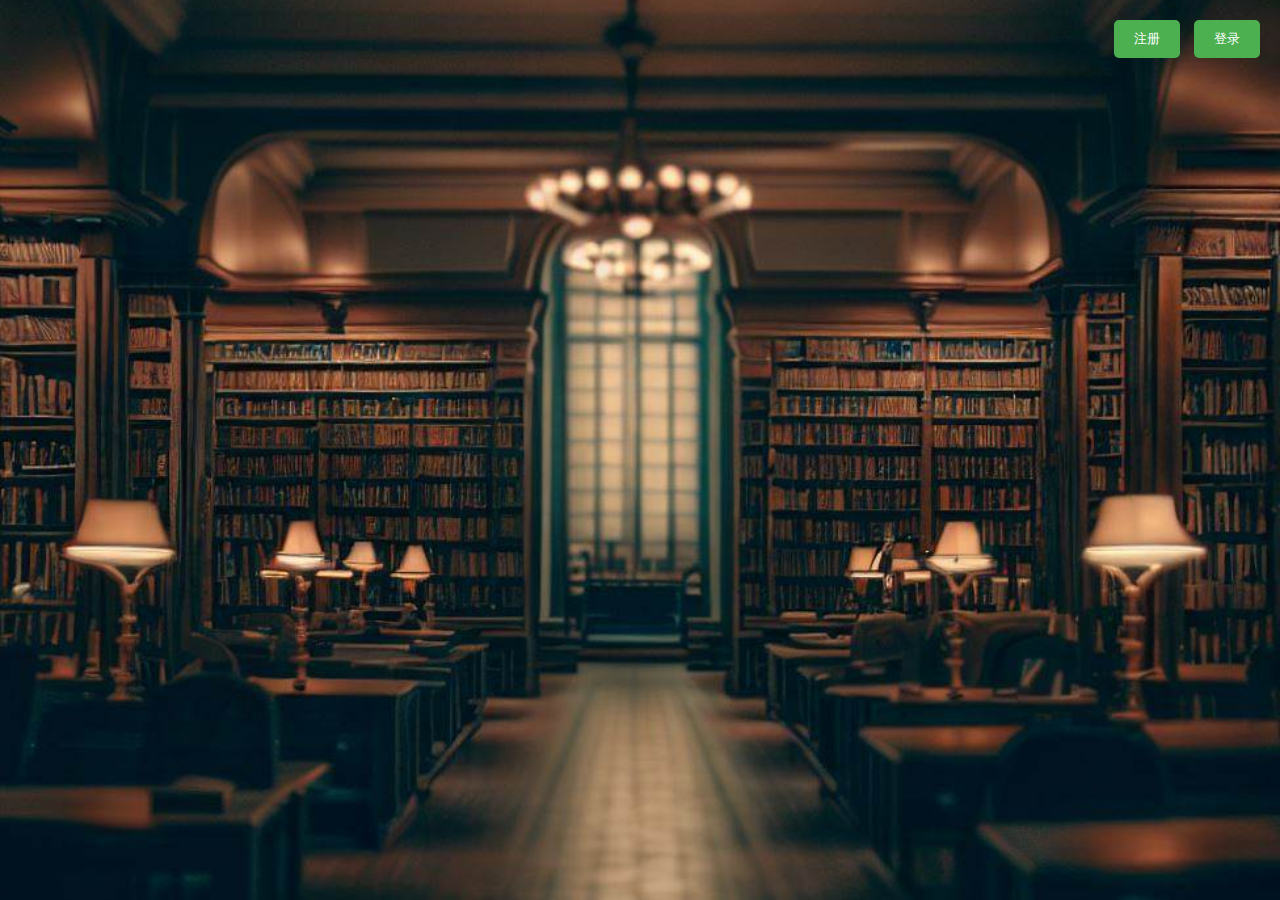
<file: src/main/resources/static/index.html>
<!DOCTYPE html>
<html lang="en">
<head>
    <meta charset="UTF-8">
    <link href="css/style.css" rel="stylesheet">
    <title>xiaoyibooks图书管理系统</title>
</head>
<body>
<div class="btn-group">
    <button class="btn" onclick="showRegister()">注册</button>
    <button class="btn" onclick="showLogin()">登录</button>
</div>
<div id="welcome-message">欢迎来到xiaoyibooks图书管理系统</div>
<!-- 在这里添加登录模态框 -->
<div id="loginModal">
    <!-- 在这里添加关闭按钮 -->
    <button class="closeBtn" onclick="closeLogin()">X</button>
    <form id="login-form">
        <h2>登录</h2>
        <label for="email">
            <input id="email" placeholder="请输入用户邮箱" type="email"/>
        </label>
        <br>
        <label for="password">
            <input id="password" placeholder="请输入密码" type="password">
        </label>
        <button type="submit">登录</button>
    </form>
    <p id="error" onmousedown="holderError()" style="color:red"></p>
</div>

<!-- 在这里添加注册模态框 -->
<div id="registerModel">
    <!-- 在这里添加关闭按钮 -->
    <button class="closeBtn" onclick="closeRegister()">X</button>
    <form id="register-form">
        <h2>注册</h2>
        <label for="name">
            <input id="name" placeholder="请输入用户昵称" type="text">
        </label>
        <br>
        <label for="userEmail">
            <input id="userEmail" placeholder="请输入用户邮箱" type="email"/>
        </label>
        <br>
        <label for="pwd">
            <input id="pwd" placeholder="请输入密码" type="password">
        </label>
        <br>
        <button type="submit">注册</button>
    </form>
    <p id="errorRegister" onmousedown="holderError()" style="color:red"></p>
</div>

<script src="js/login.js"></script>
<script src="js/register.js"></script>
<script src="js/index.js"></script>
</body>
</html>
</file>
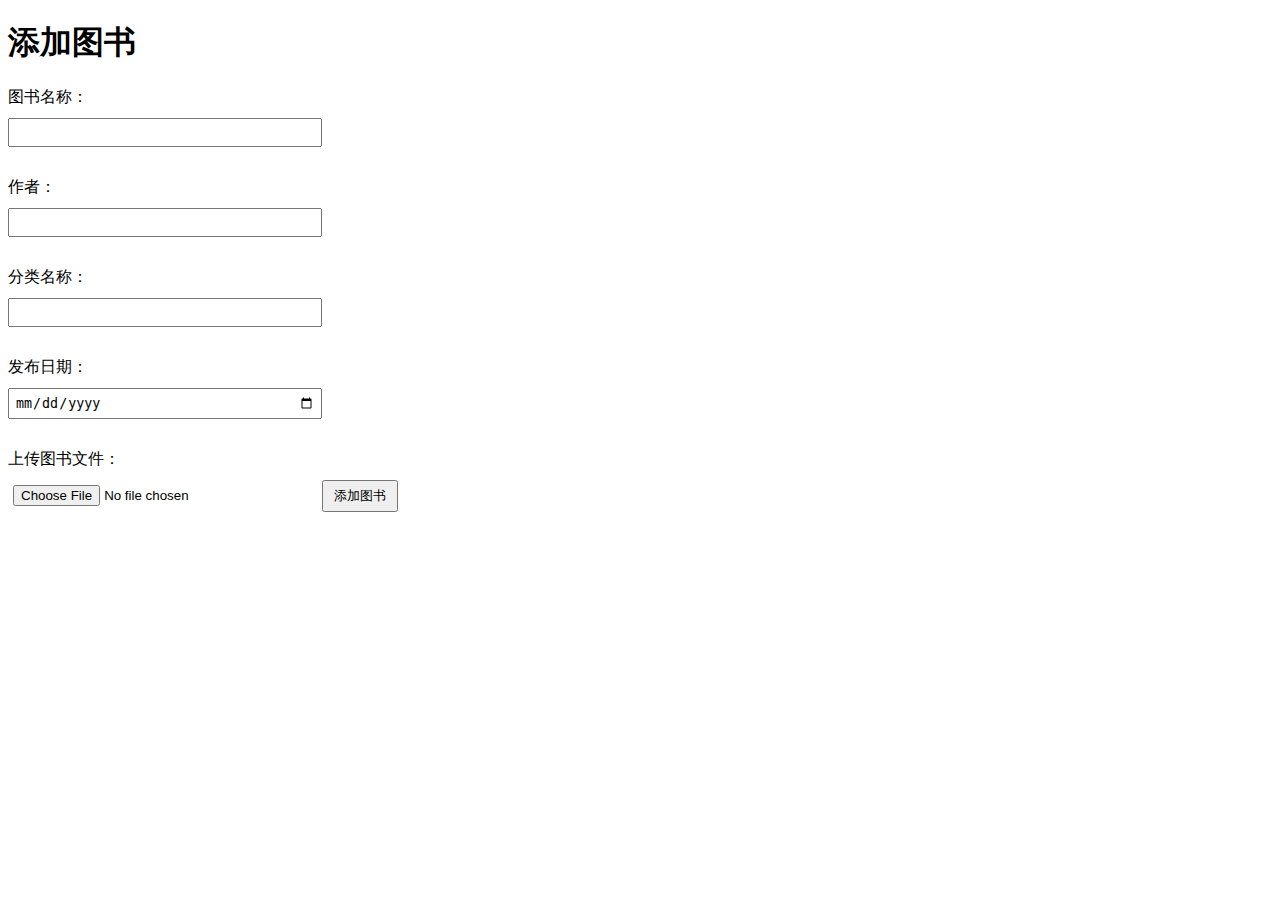
<file: src/main/resources/static/html/addBook.html>
<!DOCTYPE html>
<html lang="en">
<head>
    <meta charset="UTF-8">
    <title>添加图书</title>
    <style>
        body {
            font-family: Arial, sans-serif;
        }

        form {
            margin-bottom: 20px;
        }

        label {
            display: block;
            margin-bottom: 10px;
        }

        input[type="text"],
        input[type="date"],
        input[type="file"] {
            margin-bottom: 20px;
            padding: 5px;
            width: 300px;
        }

        input[type="submit"] {
            padding: 5px 10px;
        }
    </style>
</head>
<body>
<h1>添加图书</h1>

<form id="add-book-form">
    <label>图书名称：</label>
    <label for="book-name"><input id="book-name" type="text"></label>

    <label>作者：</label>
    <label for="book-author"><input id="book-author" type="text"></label>

    <label>分类名称：</label>
    <label for="book-assortName"><input id="book-assortName" type="text"></label>

    <label>发布日期：</label>
    <label for="book-publishDate"><input id="book-publishDate" type="date"></label>

    <label>上传图书文件：</label>
    <input id="book-file" type="file">

    <input type="submit" value="添加图书">
</form>

<div id="message"></div>

<script>
    document.getElementById("add-book-form").onsubmit = function (event) {
        event.preventDefault();

        const name = document.getElementById("book-name").value;
        const author = document.getElementById("book-author").value;
        const assortName = document.getElementById("book-assortName").value;
        const publishDate = document.getElementById("book-publishDate").value;
        const file = document.getElementById("book-file").files[0];

        let formData = new FormData();
        formData.append("name", name);
        formData.append("author", author);
        formData.append("assortName", assortName);
        formData.append("publishDate", publishDate);
        formData.append("file", file);

        fetch('/api/addBook', {
            method: 'POST',
            headers: {
                Authorization: localStorage.getItem('token')
            },
            body: formData
        })
            .then(response => response.text())
            .then(data => {
                document.getElementById("message").innerHTML = data;
            });
    };
</script>
</body>
</html>
</file>
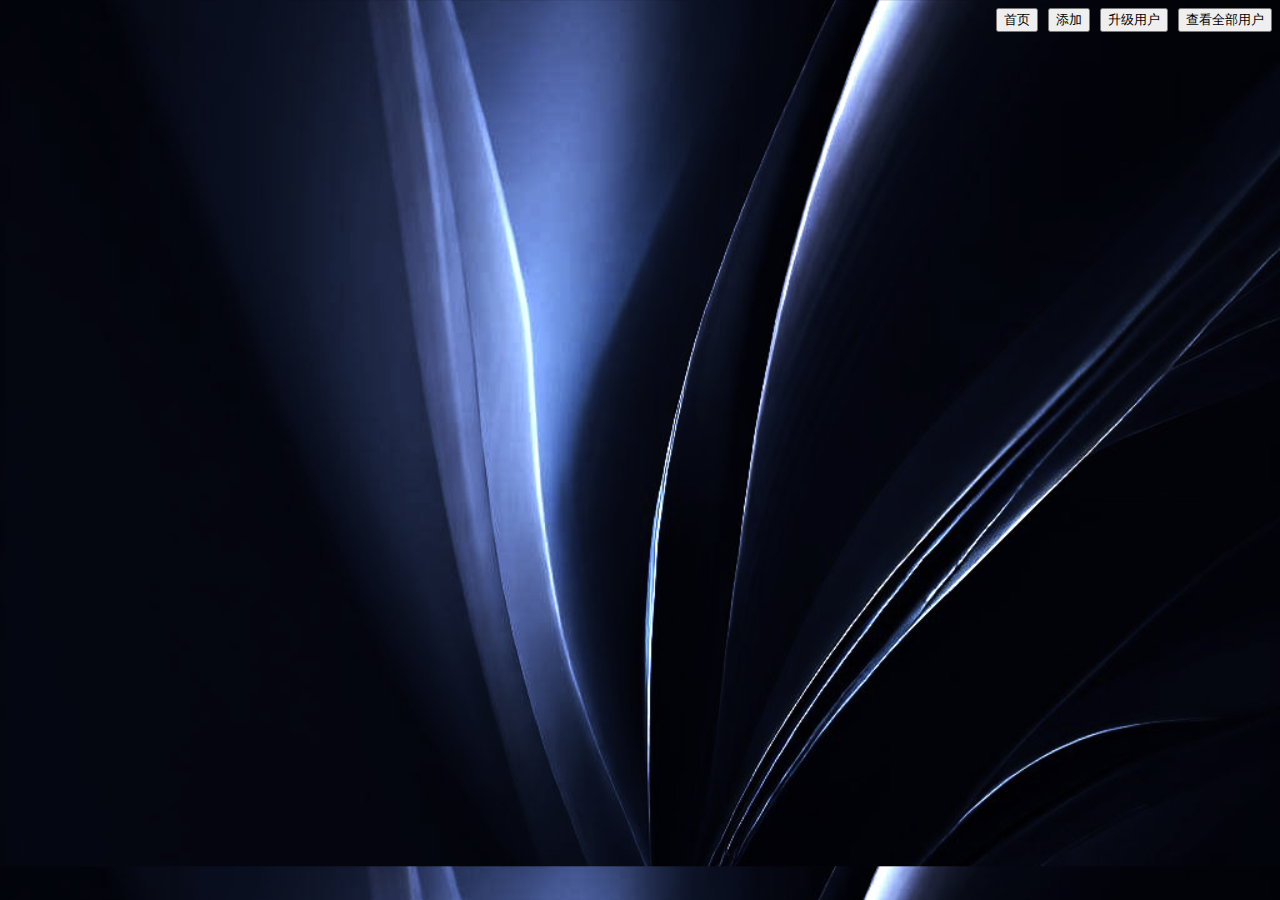
<file: src/main/resources/static/html/admin.html>
<!DOCTYPE html>
<html lang="en">
<head>
    <meta charset="UTF-8">
    <title>管理页面</title>
    <link href="../css/admin.css" rel="stylesheet">
</head>
<body>
<header>
    <nav>
        <ul>
            <li>
                <button id="indexBtn">首页</button>
            </li>
            <li>
                <button id="addBtn">添加</button>
            </li>
            <li>
                <button id="upgradeBtn">升级用户</button>
            </li>
            <li>
                <button>查看全部用户</button>
            </li>
        </ul>
    </nav>
</header>
<main>
    <!-- 在这里添加管理页面的内容 -->
</main>
<!-- 添加模态框 -->
<div class="modal" id="addModal">
    <div class="modal-content">
        <h1>添加图书</h1>

        <form enctype="multipart/form-data" id="add-book-form">
            <label for="book-name">
                <input id="book-name" placeholder="图书名称" type="text">
            </label>

            <label for="book-author">
                <input id="book-author" placeholder="作者" type="text">
            </label>

            <label for="book-assortName">
                <input id="book-assortName" placeholder="分类名称" type="text">
            </label>

            <label for="book-publishDate">
                <input id="book-publishDate" placeholder="发布日期" type="date">
            </label>

            <label for="book-file">
                <input id="book-file" placeholder="上传图书文件" type="file">
            </label>
            <input type="submit" value="添加图书">
        </form>
        <div id="message"></div>
    </div>
</div>
<!-- 升级模态框 -->
<div class="modal" id="upgradeModal">
    <div class="modal-content">
        <p>在这里添加升级用户的表单</p>
    </div>
</div>
<script src="../js/admin.js"></script>
<script src="../js/saveBook.js"></script>
</body>
</html>
</file>
<file: src/main/resources/static/css/style.css>
body {
    background-image: url("../image/avr9p0vp.png");
    font-family: Arial, Helvetica, sans-serif;
    background-size: cover;
}

/* 在这里添加样式 */
#welcome-message {
    position: absolute;
    top: 50%;
    left: 50%;
    transform: translate(-50%, -50%);
    font-size: 54px;
    color: white;
    text-align: center;
    opacity: 0;
    animation: fadeIn 3s ease-in forwards;
}

@keyframes fadeIn {
    from {
        opacity: 0;
    }
    to {
        opacity: 1;
    }
}

.messageFadeOut {
    animation: fadeOut 3s ease-in forwards;
}

@keyframes fadeOut {
    from {
        opacity: 1;
    }
    to {
        opacity: 0;
    }
}

.btn-group {
    position: absolute;
    top: 20px;
    right: 20px;
}

.btn {
    display: inline-block;
    padding: 10px 20px;
    background-color: #4CAF50;
    color: #fff;
    border: none;
    border-radius: 5px;
    cursor: pointer;
    margin-left: 10px;
}

.btn:hover {
    background-color: #3E8E41;
}

/* 在这里添加样式 */
#loginModal {
    display: none;
    position: absolute;
    top: 50%;
    left: 50%;
    transform: translate(-50%, -50%);
    background-color: white;
    padding: 30px;
    border-radius: 15px;
    box-shadow: 0 0 10px rgba(0, 0, 0, 0.3);
}

#registerModel {
    display: none;
    position: absolute;
    top: 50%;
    left: 50%;
    transform: translate(-50%, -50%);
    background-color: white;
    padding: 30px;
    border-radius: 15px;
    box-shadow: 1px 0 10px rgba(0, 0, 0, 0.3);
}

h2 {
    text-align: center;
    margin-bottom: 20px;
}

input[type="email"], input[type="password"], input[type="text"] {
    display: block;
    width: 100%;
    padding: 10px;
    margin-bottom: 20px;
    box-sizing: border-box;
    border: 2px solid whitesmoke;
    border-bottom: 3px solid #ddd;
}

button[type="submit"] {
    display: block;
    width: 100%;
    padding: 10px;
    background-color: #4CAF50;
    color: #fff;
    border: none;
    border-radius: 5px;
    cursor: pointer;
}

button[type="submit"]:hover {
    background-color: #3E8E41;
}

/* 在这里添加关闭按钮的样式 */
.closeBtn {
    position: absolute;
    top: -10px;
    right: -10px;
    background-color: #f00;
    color: #fff;
    border: none;
    border-radius: 50%;
    width: 20px;
    height: 20px;
    text-align: center;
    line-height: 20px;
    cursor: pointer
}
</file>
<file: src/main/resources/static/css/admin.css>
body {
    background-image: url("../image/3gh22xis.png");
    background-size: cover;
}

header nav ul {
    list-style: none;
    margin: 0;
    padding: 0;
    display: flex;
    justify-content: flex-end;
}

header nav ul li {
    margin-left: 10px;
}

.modal {
    display: none;
    position: fixed;
    z-index: 1;
    left: 0;
    top: 0;
    width: 100%;
    height: 100%;
    overflow: auto;
    background-color: rgba(0, 0, 0, 0.4);
}

.modal-content {
    background-color: #fefefe;
    margin: 12% auto;
    padding: 40px;
    border: 2px solid #888;
    width: 20%;
    text-align: center;
    border-radius: 20px;
    font-size: 18px;
    height: 500px;
    overflow-y: auto;
}

/* 设置滚动条的样式（仅适用于WebKit内核的浏览器） */
.modal-content::-webkit-scrollbar {
    width: 10px;
}

.modal-content::-webkit-scrollbar-thumb {
    border-radius: 5px;
    background-color: gray;
}

form {
    margin-bottom: 20px;
}

label {
    display: block;
    margin-bottom: 10px;
}

input[type="text"],
input[type="date"],
input[type="file"] {
    margin-bottom: 20px;
    display: block;
    width: 100%;
    padding: 10px;
    box-sizing: border-box;
    border: 1px solid whitesmoke;
    border-bottom: 2px solid #ddd;
}

input[type="submit"] {
    display: block;
    width: 100%;
    padding: 15px;
    background-color: tomato;
    color: #fff;
    border: none;
    border-radius: 8px;
    cursor: pointer;
}

input[type="submit"]:hover {
    background-color: salmon;
}

.close {
    color: #aaa;
    float: right;
    font-size: 28px;
    font-weight: bold;
}

.close:hover,
.close:focus {
    color: black;
    text-decoration: none;
    cursor: pointer
}
</file>
